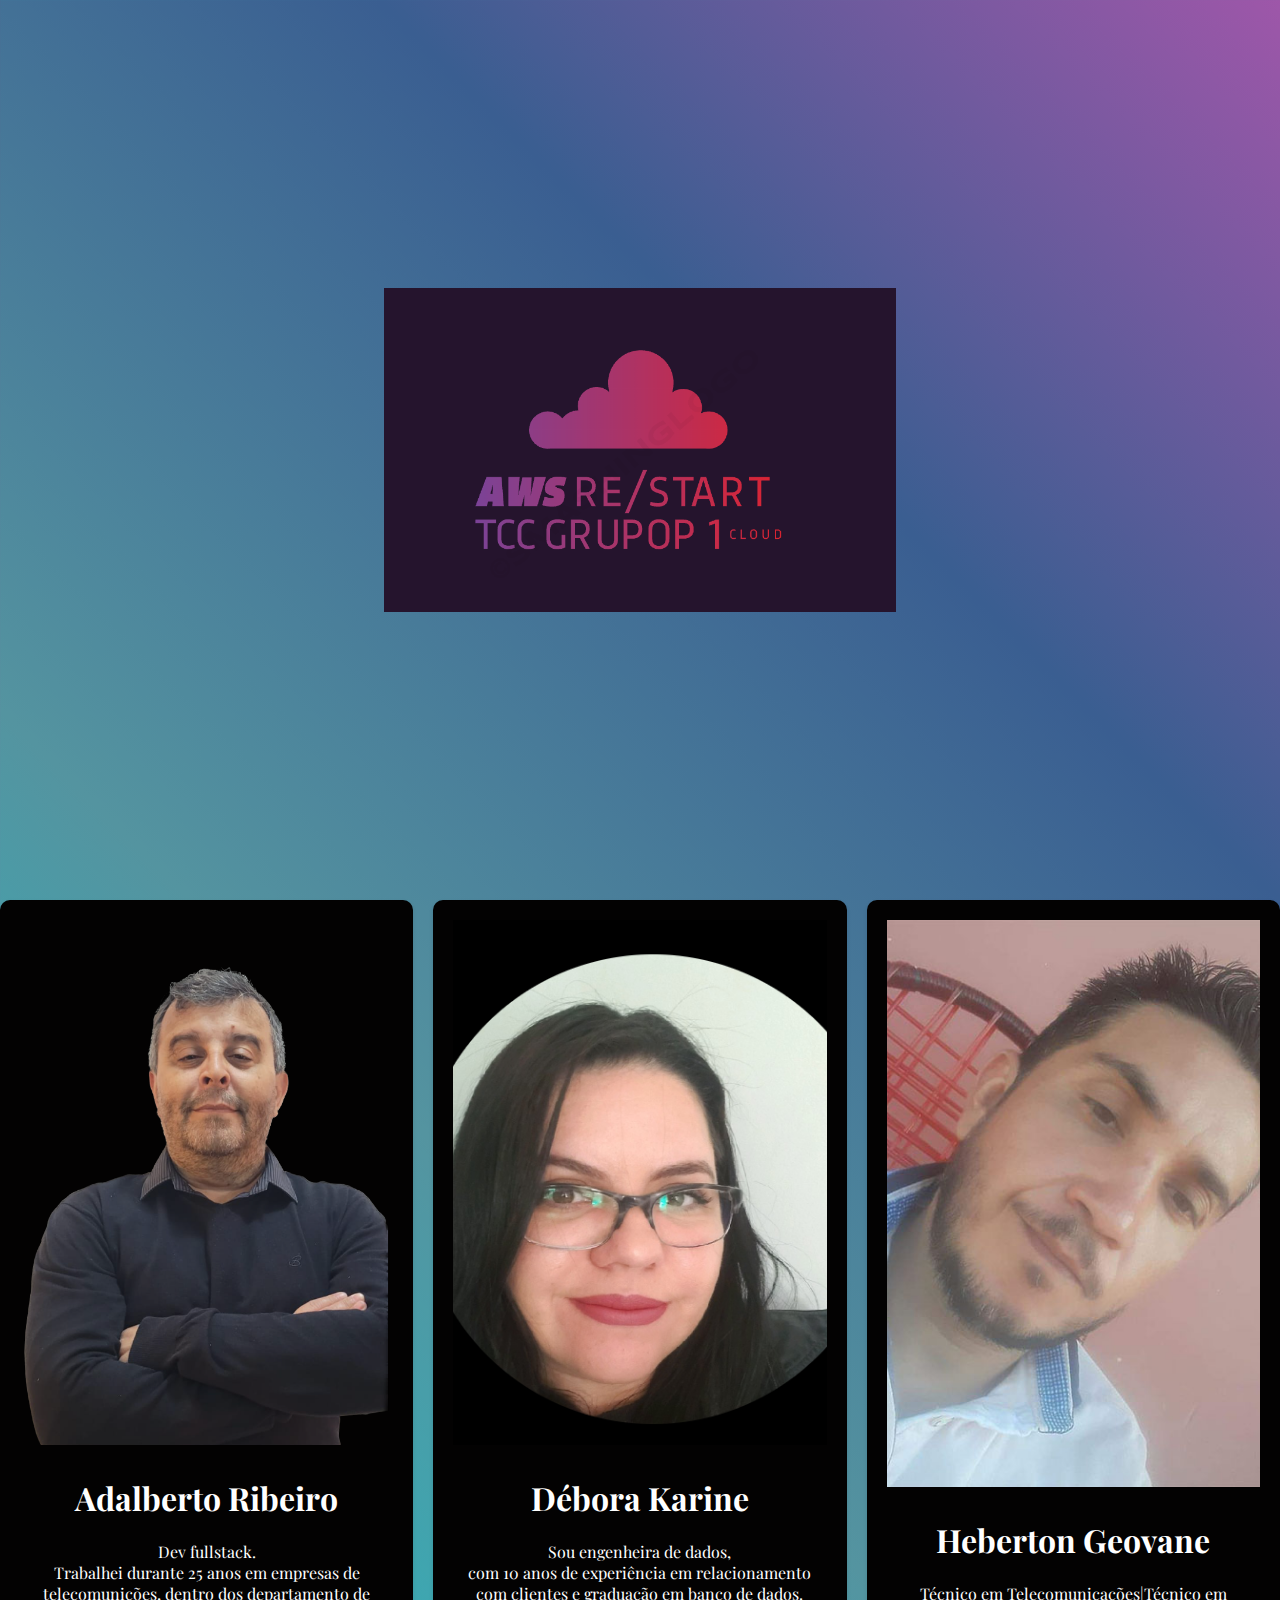
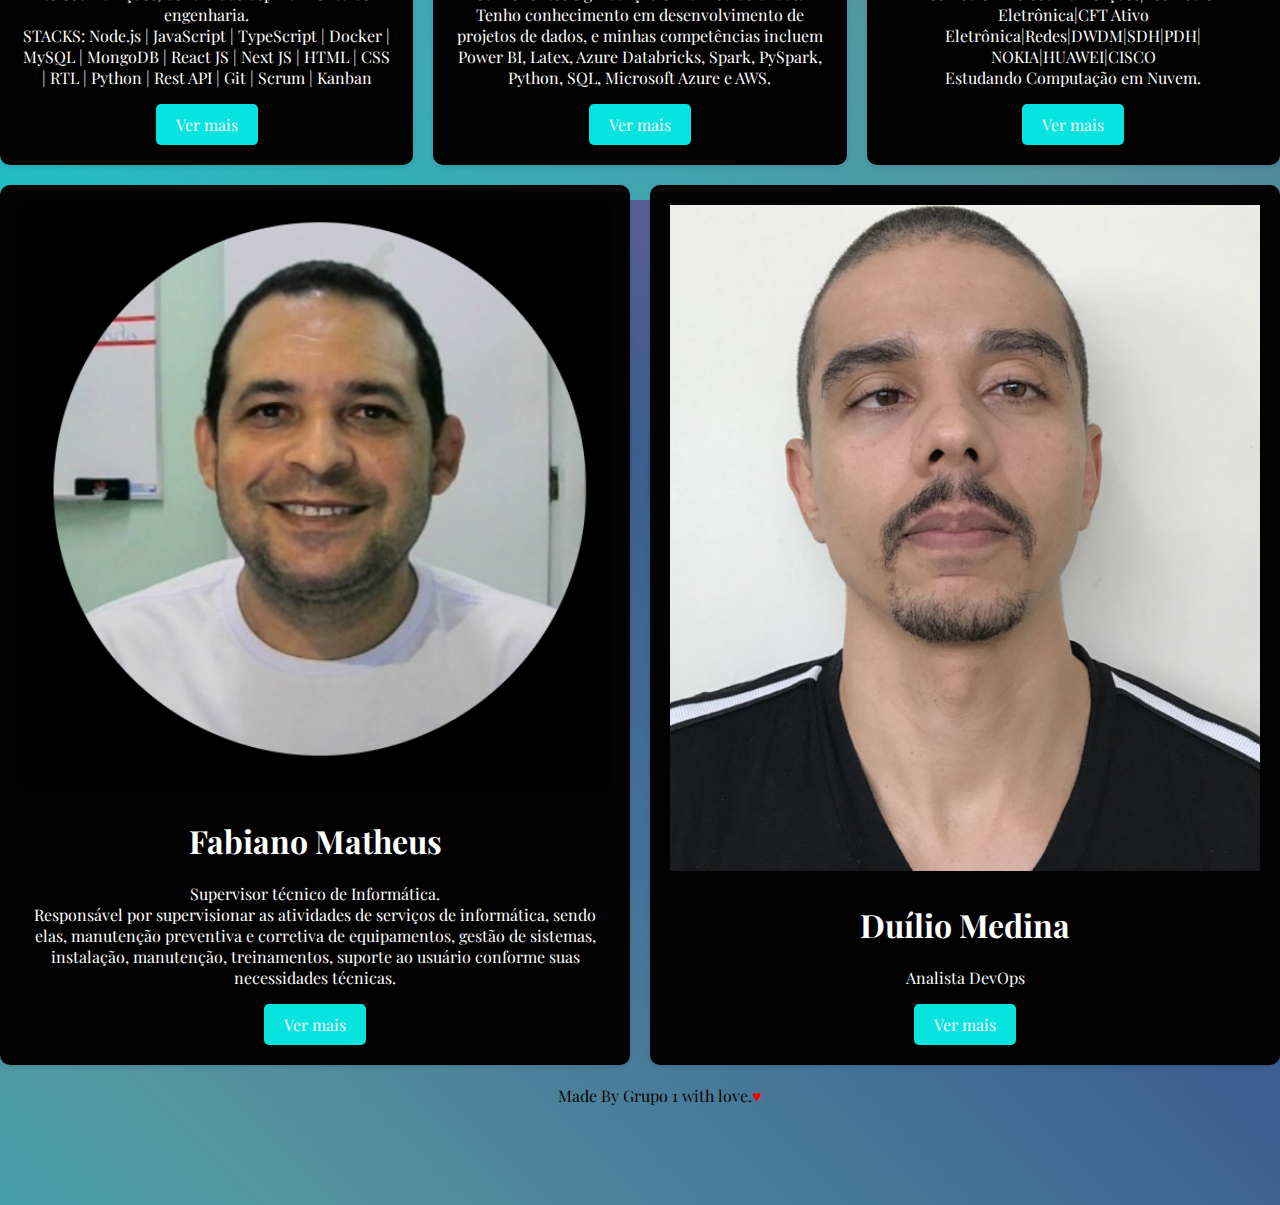
<file: index.html>
<!DOCTYPE html>
<html>
<head>
  <meta name="viewport" content="width=device-width, initial-scale=1.0">
  <title>Portfólio</title>
  <link rel="stylesheet" href="index.css">
</head>
<body>
    <header class="header">

    </header>

    <div class="card-container">
        <div class="card">
            <img src="/imagens/Adalberto.png" alt="Foto 1">
            <div class="card-description">
                <h1>Adalberto Ribeiro</h1>
                    Dev fullstack.<br>
                    Trabalhei durante 25 anos em empresas de telecomunições, dentro dos departamento de engenharia.<br>
                    STACKS: Node.js | JavaScript | TypeScript | Docker | MySQL | MongoDB | React JS | Next JS | HTML | CSS | RTL | Python | Rest API | Git | Scrum | Kanban
                </p>
                    
                <a href="https://personal-portifolio-theta.vercel.app" class="card-btn">Ver mais</a>
            </div>
        </div>

        <div class="card">
            <img src="/imagens/debora.png" alt="Foto 2">
            <div class="card-description">
                <h1>Débora Karine</h1>
                <p>Sou engenheira de dados,<br> com 10 anos de experiência em relacionamento com clientes e graduação em banco de dados.<br> Tenho conhecimento em desenvolvimento de projetos de dados, e minhas competências incluem Power BI, Latex, Azure Databricks, Spark, PySpark, Python, SQL, Microsoft Azure e AWS.</p></p>
                <a href="https://decka-programacao.notion.site/Curr-culo-817ce445e6934553a6bcbf5d57901bdb" class="card-btn">Ver mais</a>
            </div>
        </div>

        <div class="card">
            <img src="/imagens/heberton.jpeg" alt="Foto 3">
            <div class="card-description">
                <h1>Heberton Geovane</h1>
                <p>Técnico em Telecomunicações|Técnico em Eletrônica|CFT Ativo Eletrônica|Redes|DWDM|SDH|PDH| NOKIA|HUAWEI|CISCO<br>
                    Estudando Computação em Nuvem.</p>
                <a href="https://www.linkedin.com/in/heberton-geovane/" class="card-btn">Ver mais</a>
            </div>
        </div>

        <div class="card">
            <img src="/imagens/fabiano.png" alt="Foto 4">
            <div class="card-description">
                <h1>Fabiano Matheus</h1>
                <p>Supervisor técnico de Informática.<br>
                    Responsável por supervisionar as atividades de serviços de
                    informática, sendo elas, manutenção preventiva e corretiva de equipamentos, gestão de
                    sistemas, instalação, manutenção, treinamentos, suporte ao usuário conforme suas
                    necessidades técnicas.
                </p>
                <a href="https://www.linkedin.com/in/fabiano-matheus/" class="card-btn">Ver mais</a>
            </div>
        </div>

        <div class="card">
            <img src="/imagens/duilio.jpg" alt="Foto 5">
            <div class="card-description">
                <h1>Duílio Medina</h1>
                <p>Analista DevOps</p>
                <a href="https://www.linkedin.com/in/duiliomedinacloud/" class="card-btn">Ver mais</a>
            </div>
        </div>
    </div>

    <footer class="footer">
        Made By Grupo 1 with love.
        <span style="color: red;">&#x2665;</span>
      </footer>
</body>
</html>
</file>
<file: index.css>
@import url('https://fonts.googleapis.com/css2?family=Playfair+Display&display=swap');

body {
  font-family: 'Playfair Display', 'Gill Sans';
  animation: Animation 10s ease infinite;
  background: linear-gradient(45deg, #21bec6, #5494a0, #3a5e91, #b355ae, #892f78);
  background-size: 200% 200%;
  text-align: center;
}

@keyframes Animation {
  0% {
    background-position: 0% 50%;
  }
  50% {
    background-position: 100% 50%;
  }
  100% {
    background-position: 0% 50%;
  }
}

html, body {
  height: 100%;
  margin: 0;
  padding: 0;
}

.card-container {
  display: flex;
  justify-content: center;
  align-items: stretch;
  gap: 20px;
  flex-wrap: wrap;
}

.card {
  flex: 1 1 300px;
  background-color: #030202;
  color: #fff;
  padding: 20px;
  border-radius: 10px;
  box-shadow: 0 2px 4px rgba(0, 0, 0, 0.1);
  display: flex;
  flex-direction: column;
  transition: transform 0.3s ease;
}

.card:hover {
  transform: scale(1.1);
}

.card img {
  width: 100%;
  height: 100%;
  object-fit: cover;
  flex: 1;
}

.card-description {
  margin-top: 10px;
}

.card-btn {
  display: inline-block;
  padding: 10px 20px;
  background-color: #07e4e0;
  color: #fff;
  text-decoration: none;
  border-radius: 5px;
}

.card-btn:hover {
  transition: 1s ease-in-out;
  background: #4F95DA;
}

.card-btn:hover svg {
  stroke-dashoffset: -480;
}

.footer {
  padding: 20px 20px;
  width: 100%;
  height: 100px;
  display: flex;
  align-content: center;
  justify-content: center;
}

.header {
  height: 100vh;
  width: 100vw;
  background-image: url('/imagens/Logo.png');
  background-repeat: no-repeat;
  background-position: center;
  background-size: 40%;
  display: flex;
  flex-direction: column;
  justify-content: center;
  align-items: flex-start;
  box-sizing: border-box;
  padding:  20 20px;
  position: relative;
  animation: logoAnimation 5s ease infinite;
}

@keyframes logoAnimation {
  0% {
    transform: scale(1);
  }
  50% {
    transform: scale(1.2);
  }
  100% {
    transform: scale(1);
  }
}

.error-message {
  font-size: 120px; /* Aumentar o tamanho do texto "ERROR" */
  color: #fff;
  animation: fadeAnimation 6s ease infinite;
  opacity: 1;
  transition: opacity 3s ease-in-out;
}

@keyframes fadeAnimation {
  0%, 100% {
    opacity: 1;
  }
  50% {
    opacity: 0;
  }
}
</file>
